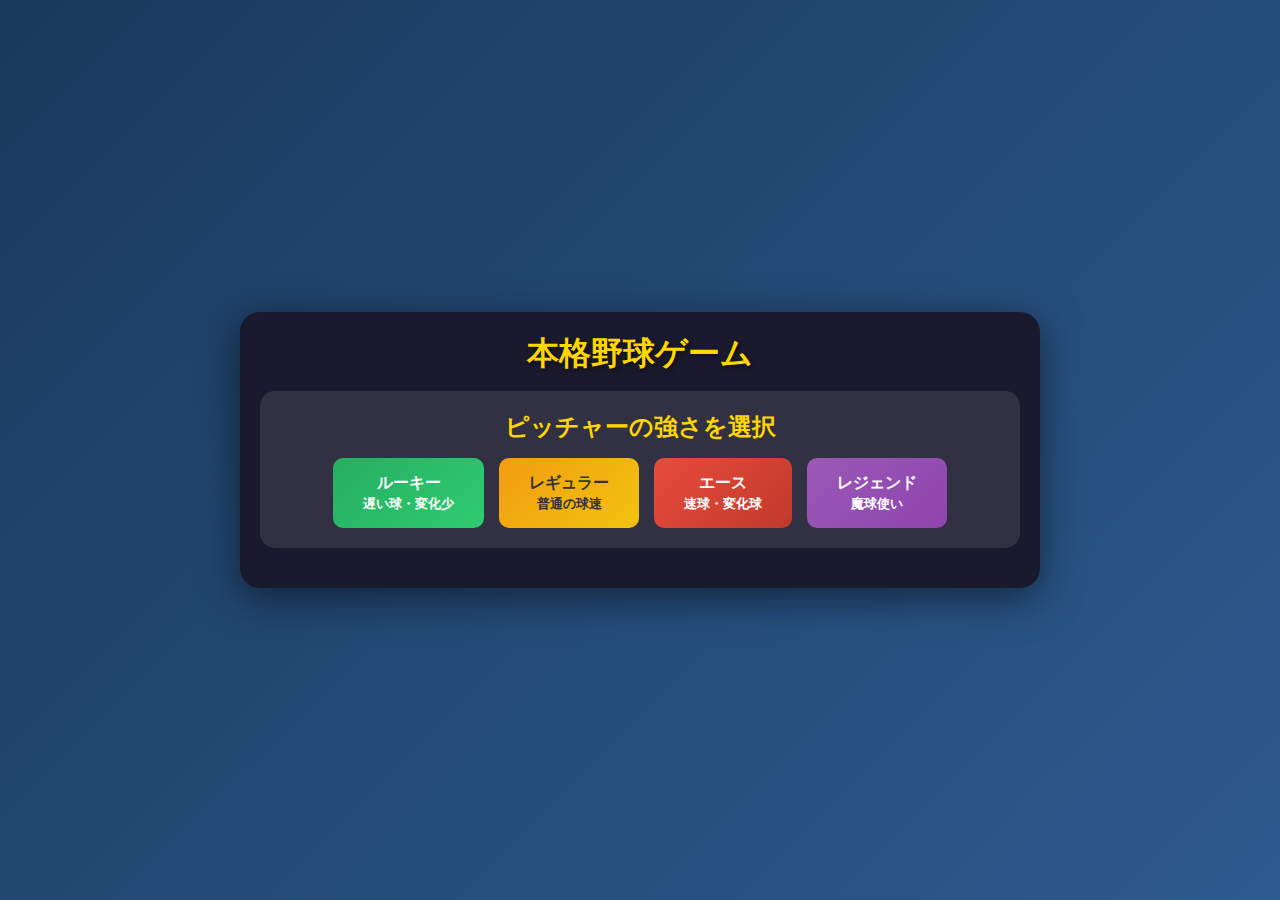
<file: index.html>
<!DOCTYPE html>
<html lang="ja">
<head>
    <meta charset="UTF-8">
    <meta name="viewport" content="width=device-width, initial-scale=1.0">
    <title>本格野球ゲーム</title>
    <style>
        * {
            margin: 0;
            padding: 0;
            box-sizing: border-box;
            user-select: none;
        }
        body {
            font-family: 'Segoe UI', Arial, sans-serif;
            background: linear-gradient(135deg, #1a3a5c 0%, #2d5a8f 100%);
            min-height: 100vh;
            display: flex;
            justify-content: center;
            align-items: center;
            padding: 10px;
        }
        .game-container {
            background: #1a1a2e;
            border-radius: 20px;
            padding: 20px;
            box-shadow: 0 10px 40px rgba(0,0,0,0.5);
            text-align: center;
            max-width: 800px;
            width: 100%;
            color: #fff;
        }
        h1 {
            color: #ffd700;
            margin-bottom: 15px;
            text-shadow: 2px 2px 4px rgba(0,0,0,0.5);
        }

        /* 設定画面 */
        .settings {
            background: rgba(255,255,255,0.1);
            padding: 20px;
            border-radius: 15px;
            margin-bottom: 20px;
        }
        .settings h2 {
            margin-bottom: 15px;
            color: #ffd700;
        }
        .difficulty-buttons {
            display: flex;
            justify-content: center;
            gap: 15px;
            flex-wrap: wrap;
        }
        .diff-btn {
            padding: 15px 30px;
            font-size: 16px;
            border: none;
            border-radius: 10px;
            cursor: pointer;
            transition: all 0.3s;
            font-weight: bold;
        }
        .diff-btn.easy {
            background: linear-gradient(135deg, #27ae60, #2ecc71);
            color: white;
        }
        .diff-btn.normal {
            background: linear-gradient(135deg, #f39c12, #f1c40f);
            color: #333;
        }
        .diff-btn.hard {
            background: linear-gradient(135deg, #e74c3c, #c0392b);
            color: white;
        }
        .diff-btn.legend {
            background: linear-gradient(135deg, #9b59b6, #8e44ad);
            color: white;
        }
        .diff-btn:hover {
            transform: scale(1.1);
            box-shadow: 0 5px 20px rgba(0,0,0,0.3);
        }

        /* スコアボード */
        .scoreboard {
            display: flex;
            justify-content: space-around;
            background: #000;
            color: #00ff00;
            padding: 15px;
            border-radius: 10px;
            margin-bottom: 15px;
            font-family: 'Courier New', monospace;
            border: 3px solid #333;
        }
        .score-item {
            text-align: center;
        }
        .score-item span {
            display: block;
            font-size: 11px;
            color: #888;
        }
        .score-item strong {
            font-size: 22px;
        }

        /* カウント */
        .count-display {
            display: flex;
            justify-content: center;
            gap: 30px;
            margin: 10px 0;
            background: rgba(0,0,0,0.3);
            padding: 10px;
            border-radius: 10px;
        }
        .count-item {
            display: flex;
            align-items: center;
            gap: 8px;
        }
        .count-item label {
            font-weight: bold;
            width: 20px;
        }
        .count-dots {
            display: flex;
            gap: 5px;
        }
        .dot {
            width: 18px;
            height: 18px;
            border-radius: 50%;
            background: #333;
            border: 2px solid #555;
        }
        .dot.ball { background: #27ae60; border-color: #2ecc71; }
        .dot.strike { background: #e74c3c; border-color: #c0392b; }
        .dot.out { background: #f39c12; border-color: #e67e22; }

        /* フィールド */
        .field-container {
            position: relative;
            width: 100%;
            max-width: 600px;
            height: 400px;
            margin: 15px auto;
            background: linear-gradient(to bottom, #87CEEB 0%, #87CEEB 40%, #4a9f5a 40%);
            border-radius: 15px;
            overflow: hidden;
            border: 3px solid #333;
        }

        /* 外野 */
        .outfield {
            position: absolute;
            width: 100%;
            height: 60%;
            top: 0;
            background: #4a9f5a;
            border-bottom-left-radius: 100% 50%;
            border-bottom-right-radius: 100% 50%;
        }

        /* ダイヤモンド */
        .diamond {
            position: absolute;
            bottom: 20px;
            left: 50%;
            transform: translateX(-50%);
            width: 200px;
            height: 200px;
        }
        .base {
            position: absolute;
            width: 15px;
            height: 15px;
            background: #fff;
            transform: rotate(45deg);
        }
        .home-plate {
            bottom: 0;
            left: 50%;
            transform: translateX(-50%) rotate(45deg);
            width: 20px;
            height: 20px;
            background: #fff;
        }
        .first-base { right: 20px; bottom: 80px; }
        .second-base { left: 50%; bottom: 150px; transform: translateX(-50%) rotate(45deg); }
        .third-base { left: 20px; bottom: 80px; }

        /* ランナー */
        .runner {
            position: absolute;
            width: 14px;
            height: 14px;
            background: #ff6b6b;
            border-radius: 50%;
            border: 2px solid #fff;
            display: none;
            z-index: 10;
        }
        .runner.on-first { display: block; right: 15px; bottom: 85px; }
        .runner.on-second { display: block; left: 50%; bottom: 155px; transform: translateX(-50%); }
        .runner.on-third { display: block; left: 15px; bottom: 85px; }

        /* ピッチャー */
        .pitcher {
            position: absolute;
            bottom: 120px;
            left: 50%;
            transform: translateX(-50%);
            width: 25px;
            height: 25px;
            background: #3498db;
            border-radius: 50%;
            border: 3px solid #fff;
        }

        /* バッター */
        .batter {
            position: absolute;
            bottom: 15px;
            left: calc(50% + 25px);
            width: 20px;
            height: 35px;
            background: #e74c3c;
            border-radius: 5px 5px 0 0;
        }
        .bat {
            position: absolute;
            bottom: 25px;
            left: calc(50% + 50px);
            width: 6px;
            height: 45px;
            background: linear-gradient(to top, #8B4513, #D2691E);
            transform-origin: bottom left;
            border-radius: 3px;
            transition: transform 0.1s;
        }
        .bat.swing {
            animation: batSwing 0.25s ease-out;
        }
        @keyframes batSwing {
            0% { transform: rotate(0deg); }
            40% { transform: rotate(-120deg); }
            100% { transform: rotate(0deg); }
        }

        /* ボール */
        .ball {
            position: absolute;
            width: 12px;
            height: 12px;
            background: radial-gradient(circle at 30% 30%, #fff, #ccc);
            border-radius: 50%;
            display: none;
            z-index: 20;
            box-shadow: 0 2px 5px rgba(0,0,0,0.3);
        }

        /* 打球 */
        .hit-ball {
            position: absolute;
            width: 10px;
            height: 10px;
            background: #fff;
            border-radius: 50%;
            display: none;
            z-index: 25;
        }

        /* 野手 */
        .fielder {
            position: absolute;
            width: 18px;
            height: 18px;
            background: #3498db;
            border-radius: 50%;
            border: 2px solid #fff;
        }
        .fielder.lf { top: 80px; left: 80px; }
        .fielder.cf { top: 50px; left: 50%; transform: translateX(-50%); }
        .fielder.rf { top: 80px; right: 80px; }
        .fielder.ss { top: 180px; left: 180px; }
        .fielder.second-b { top: 180px; right: 180px; }
        .fielder.third-b { top: 220px; left: 120px; }
        .fielder.first-b { top: 220px; right: 120px; }
        .fielder.catcher-pos { bottom: 5px; left: 50%; transform: translateX(-50%); }

        .fielder.catching {
            animation: catchBall 0.3s ease-out;
        }
        @keyframes catchBall {
            0%, 100% { transform: scale(1); }
            50% { transform: scale(1.5); background: #f1c40f; }
        }

        /* ストライクゾーン */
        .strike-zone-container {
            position: absolute;
            bottom: 30px;
            left: 50%;
            transform: translateX(-50%);
            width: 100px;
            height: 120px;
        }
        .strike-zone {
            width: 80px;
            height: 100px;
            border: 3px solid rgba(255, 255, 255, 0.5);
            margin: 0 auto;
            position: relative;
            background: rgba(255,255,255,0.1);
        }
        .pitch-target {
            position: absolute;
            width: 20px;
            height: 20px;
            border: 3px solid #ff0;
            border-radius: 50%;
            transform: translate(-50%, -50%);
            display: none;
        }
        .swing-target {
            position: absolute;
            width: 30px;
            height: 30px;
            border: 3px solid #0ff;
            border-radius: 50%;
            transform: translate(-50%, -50%);
            display: none;
            pointer-events: none;
        }

        /* 球種表示 */
        .pitch-info {
            position: absolute;
            top: 10px;
            left: 50%;
            transform: translateX(-50%);
            background: rgba(0,0,0,0.8);
            color: #fff;
            padding: 8px 20px;
            border-radius: 20px;
            font-weight: bold;
            display: none;
        }

        /* 結果表示 */
        .result-display {
            position: absolute;
            top: 50%;
            left: 50%;
            transform: translate(-50%, -50%);
            font-size: 32px;
            font-weight: bold;
            color: #fff;
            text-shadow: 3px 3px 6px rgba(0,0,0,0.8);
            display: none;
            z-index: 100;
            background: rgba(0,0,0,0.7);
            padding: 15px 30px;
            border-radius: 15px;
        }
        .result-display.hit { color: #2ecc71; }
        .result-display.out { color: #e74c3c; }
        .result-display.homerun { color: #f1c40f; }
        .result-display.ball { color: #3498db; }
        .result-display.strike { color: #e67e22; }

        /* メッセージ */
        .message {
            font-size: 18px;
            min-height: 30px;
            margin: 10px 0;
            color: #ffd700;
        }

        /* コントロール */
        .controls {
            margin-top: 15px;
            display: flex;
            justify-content: center;
            gap: 15px;
            flex-wrap: wrap;
        }
        button {
            padding: 12px 30px;
            font-size: 16px;
            border: none;
            border-radius: 25px;
            cursor: pointer;
            transition: all 0.2s;
            font-weight: bold;
        }
        .ready-btn {
            background: linear-gradient(135deg, #e74c3c, #c0392b);
            color: white;
            font-size: 20px;
            padding: 15px 50px;
        }
        .ready-btn:hover:not(:disabled) {
            transform: scale(1.05);
            box-shadow: 0 5px 25px rgba(231, 76, 60, 0.5);
        }
        .ready-btn:disabled {
            background: #666;
            cursor: not-allowed;
        }
        .reset-btn {
            background: linear-gradient(135deg, #3498db, #2980b9);
            color: white;
        }
        .menu-btn {
            background: linear-gradient(135deg, #9b59b6, #8e44ad);
            color: white;
        }

        /* 操作説明 */
        .instructions {
            margin-top: 15px;
            padding: 15px;
            background: rgba(255,255,255,0.1);
            border-radius: 10px;
            font-size: 14px;
            color: #aaa;
        }
        .instructions strong {
            color: #ffd700;
        }

        /* 難易度表示 */
        .current-difficulty {
            position: absolute;
            top: 10px;
            right: 10px;
            background: rgba(0,0,0,0.7);
            padding: 5px 15px;
            border-radius: 15px;
            font-size: 14px;
        }

        /* 球速表示 */
        .speed-display {
            position: absolute;
            top: 10px;
            left: 10px;
            background: rgba(0,0,0,0.7);
            padding: 5px 15px;
            border-radius: 15px;
            font-size: 14px;
        }

        .game-screen {
            display: none;
        }
        .game-screen.active {
            display: block;
        }

        /* 守備結果の詳細 */
        .play-detail {
            font-size: 14px;
            color: #aaa;
            margin-top: 5px;
        }
    </style>
</head>
<body>
    <div class="game-container">
        <h1>本格野球ゲーム</h1>

        <!-- 設定画面 -->
        <div class="settings game-screen active" id="settingsScreen">
            <h2>ピッチャーの強さを選択</h2>
            <div class="difficulty-buttons">
                <button class="diff-btn easy" onclick="startGame('easy')">
                    ルーキー<br><small>遅い球・変化少</small>
                </button>
                <button class="diff-btn normal" onclick="startGame('normal')">
                    レギュラー<br><small>普通の球速</small>
                </button>
                <button class="diff-btn hard" onclick="startGame('hard')">
                    エース<br><small>速球・変化球</small>
                </button>
                <button class="diff-btn legend" onclick="startGame('legend')">
                    レジェンド<br><small>魔球使い</small>
                </button>
            </div>
        </div>

        <!-- ゲーム画面 -->
        <div class="game-screen" id="gameScreen">
            <div class="scoreboard">
                <div class="score-item">
                    <span>スコア</span>
                    <strong id="score">0</strong>
                </div>
                <div class="score-item">
                    <span>イニング</span>
                    <strong id="inning">1</strong>
                </div>
                <div class="score-item">
                    <span>ヒット</span>
                    <strong id="hits">0</strong>
                </div>
            </div>

            <div class="count-display">
                <div class="count-item">
                    <label>B</label>
                    <div class="count-dots" id="ballDots">
                        <div class="dot"></div>
                        <div class="dot"></div>
                        <div class="dot"></div>
                    </div>
                </div>
                <div class="count-item">
                    <label>S</label>
                    <div class="count-dots" id="strikeDots">
                        <div class="dot"></div>
                        <div class="dot"></div>
                    </div>
                </div>
                <div class="count-item">
                    <label>O</label>
                    <div class="count-dots" id="outDots">
                        <div class="dot"></div>
                        <div class="dot"></div>
                    </div>
                </div>
            </div>

            <div class="field-container" id="field">
                <div class="outfield"></div>

                <!-- 野手 -->
                <div class="fielder lf" id="lf"></div>
                <div class="fielder cf" id="cf"></div>
                <div class="fielder rf" id="rf"></div>
                <div class="fielder ss" id="ss"></div>
                <div class="fielder second-b" id="second-b"></div>
                <div class="fielder third-b" id="third-b"></div>
                <div class="fielder first-b" id="first-b"></div>
                <div class="fielder catcher-pos" id="catcher"></div>

                <div class="diamond">
                    <div class="base home-plate"></div>
                    <div class="base first-base"></div>
                    <div class="base second-base"></div>
                    <div class="base third-base"></div>
                    <div class="runner" id="runner1"></div>
                    <div class="runner" id="runner2"></div>
                    <div class="runner" id="runner3"></div>
                </div>

                <div class="pitcher" id="pitcher"></div>
                <div class="batter"></div>
                <div class="bat" id="bat"></div>

                <div class="strike-zone-container" id="szContainer">
                    <div class="strike-zone" id="strikeZone">
                        <div class="pitch-target" id="pitchTarget"></div>
                        <div class="swing-target" id="swingTarget"></div>
                    </div>
                </div>

                <div class="ball" id="ball"></div>
                <div class="hit-ball" id="hitBall"></div>

                <div class="pitch-info" id="pitchInfo"></div>
                <div class="speed-display" id="speedDisplay"></div>
                <div class="current-difficulty" id="diffDisplay"></div>
                <div class="result-display" id="resultDisplay"></div>
            </div>

            <div class="message" id="message">「構える」を押して投球を待て!</div>
            <div class="play-detail" id="playDetail"></div>

            <div class="controls">
                <button class="ready-btn" id="readyBtn" onclick="readyToBat()">構える</button>
                <button class="reset-btn" onclick="resetGame()">リセット</button>
                <button class="menu-btn" onclick="backToMenu()">メニュー</button>
            </div>

            <div class="instructions">
                <strong>操作方法:</strong> 「構える」→ ボールが来たら <strong>クリック/タップ</strong> でスイング!<br>
                タイミングと位置を合わせてヒットを狙え!
            </div>
        </div>
    </div>

    <script>
        // ゲーム状態
        let gameState = {
            score: 0,
            hits: 0,
            outs: 0,
            inning: 1,
            balls: 0,
            strikes: 0,
            bases: [false, false, false],
            difficulty: 'normal',
            isPlaying: false,
            isPitching: false,
            canSwing: false,
            gameOver: false
        };

        // 難易度設定
        const difficulties = {
            easy: {
                name: 'ルーキー',
                pitchSpeed: 2000,
                pitchTypes: ['ストレート', 'スローボール'],
                accuracy: 0.8,
                catchRate: 0.3,
                speedRange: [110, 125]
            },
            normal: {
                name: 'レギュラー',
                pitchSpeed: 1500,
                pitchTypes: ['ストレート', 'カーブ', 'スライダー'],
                accuracy: 0.7,
                catchRate: 0.45,
                speedRange: [130, 145]
            },
            hard: {
                name: 'エース',
                pitchSpeed: 1000,
                pitchTypes: ['ストレート', 'カーブ', 'スライダー', 'フォーク', 'チェンジアップ'],
                accuracy: 0.6,
                catchRate: 0.55,
                speedRange: [145, 158]
            },
            legend: {
                name: 'レジェンド',
                pitchSpeed: 700,
                pitchTypes: ['剛速球', 'カーブ', '高速スライダー', 'フォーク', 'チェンジアップ', '魔球'],
                accuracy: 0.5,
                catchRate: 0.65,
                speedRange: [155, 170]
            }
        };

        let currentPitch = null;
        let pitchTimeout = null;
        let swingTimeout = null;

        // DOM要素
        const elements = {
            ball: document.getElementById('ball'),
            hitBall: document.getElementById('hitBall'),
            bat: document.getElementById('bat'),
            strikeZone: document.getElementById('strikeZone'),
            pitchTarget: document.getElementById('pitchTarget'),
            swingTarget: document.getElementById('swingTarget'),
            pitchInfo: document.getElementById('pitchInfo'),
            speedDisplay: document.getElementById('speedDisplay'),
            diffDisplay: document.getElementById('diffDisplay'),
            resultDisplay: document.getElementById('resultDisplay'),
            message: document.getElementById('message'),
            playDetail: document.getElementById('playDetail'),
            readyBtn: document.getElementById('readyBtn'),
            field: document.getElementById('field')
        };

        // ゲーム開始
        function startGame(difficulty) {
            gameState = {
                score: 0,
                hits: 0,
                outs: 0,
                inning: 1,
                balls: 0,
                strikes: 0,
                bases: [false, false, false],
                difficulty: difficulty,
                isPlaying: true,
                isPitching: false,
                canSwing: false,
                gameOver: false
            };

            document.getElementById('settingsScreen').classList.remove('active');
            document.getElementById('gameScreen').classList.add('active');

            elements.diffDisplay.textContent = difficulties[difficulty].name;
            updateDisplay();
            showMessage('「構える」を押して投球を待て!');
        }

        // メニューに戻る
        function backToMenu() {
            document.getElementById('gameScreen').classList.remove('active');
            document.getElementById('settingsScreen').classList.add('active');
            resetState();
        }

        // 構える
        function readyToBat() {
            if (gameState.isPitching || gameState.gameOver) return;

            elements.readyBtn.disabled = true;
            elements.readyBtn.textContent = '投球中...';
            showMessage('ボールを見極めろ!');
            elements.playDetail.textContent = '';

            // 少し待ってから投球
            const waitTime = 500 + Math.random() * 1000;
            setTimeout(() => {
                pitch();
            }, waitTime);
        }

        // 投球
        function pitch() {
            gameState.isPitching = true;

            const diff = difficulties[gameState.difficulty];

            // 球種を選択
            const pitchType = diff.pitchTypes[Math.floor(Math.random() * diff.pitchTypes.length)];
            const speed = diff.speedRange[0] + Math.floor(Math.random() * (diff.speedRange[1] - diff.speedRange[0]));

            // 投球位置を決定
            const isStrike = Math.random() < diff.accuracy;
            let targetX, targetY;

            if (isStrike) {
                // ストライクゾーン内
                targetX = 15 + Math.random() * 50;
                targetY = 15 + Math.random() * 70;
            } else {
                // ボールゾーン
                const side = Math.floor(Math.random() * 4);
                switch(side) {
                    case 0: targetX = -20 + Math.random() * 30; targetY = Math.random() * 100; break;
                    case 1: targetX = 70 + Math.random() * 30; targetY = Math.random() * 100; break;
                    case 2: targetX = Math.random() * 80; targetY = -20 + Math.random() * 25; break;
                    case 3: targetX = Math.random() * 80; targetY = 95 + Math.random() * 25; break;
                }
            }

            currentPitch = {
                type: pitchType,
                speed: speed,
                targetX: targetX,
                targetY: targetY,
                isStrike: isStrike,
                movement: getPitchMovement(pitchType)
            };

            // 球種表示
            elements.pitchInfo.textContent = pitchType;
            elements.pitchInfo.style.display = 'block';
            elements.speedDisplay.textContent = speed + ' km/h';

            // ボールを表示してアニメーション
            const ball = elements.ball;
            ball.style.display = 'block';
            ball.style.left = '50%';
            ball.style.bottom = '280px';
            ball.style.transform = 'translate(-50%, 0) scale(0.3)';

            gameState.canSwing = true;

            // ボールの移動アニメーション
            const startTime = Date.now();
            const duration = diff.pitchSpeed;

            function animatePitch() {
                const elapsed = Date.now() - startTime;
                const progress = Math.min(elapsed / duration, 1);

                // 変化球の動き
                const movement = currentPitch.movement;
                const moveX = movement.x * progress * progress;
                const moveY = movement.y * progress * progress;

                const startBottom = 280;
                const endBottom = 45;
                const currentBottom = startBottom - (startBottom - endBottom) * progress;

                const zoneWidth = 80;
                const zoneHeight = 100;
                const finalX = (currentPitch.targetX / 100) * zoneWidth - zoneWidth/2;
                const currentX = moveX + finalX * progress;

                const scale = 0.3 + 0.7 * progress;

                ball.style.bottom = currentBottom + 'px';
                ball.style.left = `calc(50% + ${currentX}px)`;
                ball.style.transform = `translate(-50%, 0) scale(${scale})`;

                if (progress < 1 && gameState.isPitching) {
                    requestAnimationFrame(animatePitch);
                } else if (progress >= 1) {
                    // 投球完了
                    pitchComplete();
                }
            }

            requestAnimationFrame(animatePitch);

            // スイング可能時間
            pitchTimeout = setTimeout(() => {
                if (gameState.canSwing) {
                    gameState.canSwing = false;
                }
            }, duration);
        }

        // 球種による変化量
        function getPitchMovement(type) {
            switch(type) {
                case 'ストレート':
                case '剛速球':
                    return { x: 0, y: 0 };
                case 'カーブ':
                    return { x: -30 + Math.random() * 10, y: 20 };
                case 'スライダー':
                case '高速スライダー':
                    return { x: 25 + Math.random() * 15, y: 5 };
                case 'フォーク':
                    return { x: 0, y: 30 + Math.random() * 10 };
                case 'チェンジアップ':
                    return { x: -10 + Math.random() * 20, y: 15 };
                case 'スローボール':
                    return { x: 0, y: 5 };
                case '魔球':
                    return { x: -40 + Math.random() * 80, y: -20 + Math.random() * 50 };
                default:
                    return { x: 0, y: 0 };
            }
        }

        // 投球完了（振らなかった場合）
        function pitchComplete() {
            if (!gameState.isPitching) return;

            gameState.canSwing = false;
            elements.ball.style.display = 'none';

            if (currentPitch.isStrike) {
                // 見逃しストライク
                gameState.strikes++;
                if (gameState.strikes >= 3) {
                    showResult('三振!', 'strike');
                    showPlayDetail('見逃し三振');
                    recordOut();
                } else {
                    showResult('ストライク!', 'strike');
                    showPlayDetail('見逃し');
                }
            } else {
                // ボール
                gameState.balls++;
                if (gameState.balls >= 4) {
                    showResult('フォアボール!', 'ball');
                    showPlayDetail('四球で出塁');
                    walkBatter();
                } else {
                    showResult('ボール!', 'ball');
                    showPlayDetail('ボール球');
                }
            }

            finishPitch();
        }

        // スイング処理
        function handleSwing(e) {
            if (!gameState.canSwing || !gameState.isPitching) return;

            gameState.canSwing = false;
            clearTimeout(pitchTimeout);

            // バットを振る
            elements.bat.classList.add('swing');
            setTimeout(() => elements.bat.classList.remove('swing'), 250);

            // クリック位置を取得
            const rect = elements.strikeZone.getBoundingClientRect();
            const clickX = ((e.clientX - rect.left) / rect.width) * 100;
            const clickY = ((e.clientY - rect.top) / rect.height) * 100;

            // スイング位置表示
            elements.swingTarget.style.left = clickX + '%';
            elements.swingTarget.style.top = clickY + '%';
            elements.swingTarget.style.display = 'block';
            setTimeout(() => elements.swingTarget.style.display = 'none', 500);

            // 当たり判定
            const targetX = currentPitch.targetX;
            const targetY = currentPitch.targetY;

            const distance = Math.sqrt(
                Math.pow(clickX - targetX, 2) +
                Math.pow(clickY - targetY, 2)
            );

            elements.ball.style.display = 'none';

            // 結果判定
            if (distance < 20) {
                // ジャストミート
                handleHit(distance, clickX, clickY);
            } else if (distance < 35) {
                // かすった
                handleFoulOrWeakHit(distance);
            } else {
                // 空振り
                handleMiss();
            }

            finishPitch();
        }

        // ヒット処理
        function handleHit(distance, clickX, clickY) {
            const diff = difficulties[gameState.difficulty];
            const power = 1 - (distance / 20);
            const angle = Math.atan2(50 - clickY, clickX - 50);

            // 打球の方向と強さ
            const hitPower = 0.5 + power * 0.5 + Math.random() * 0.3;

            // 打球アニメーション
            showHitBall(angle, hitPower);

            // 守備判定
            setTimeout(() => {
                const catchChance = diff.catchRate * (1 - hitPower * 0.5);
                const isCaught = Math.random() < catchChance;

                if (hitPower > 0.9 && Math.random() < 0.3) {
                    // ホームラン
                    showResult('ホームラン!!', 'homerun');
                    const runs = advanceRunners(4) + 1;
                    gameState.score += runs;
                    gameState.hits++;
                    showPlayDetail(`打球はスタンドへ! ${runs}点!`);
                    resetCount();
                } else if (isCaught) {
                    // 守備にキャッチされた
                    const fielder = getFielderForAngle(angle, hitPower);
                    showFielderCatch(fielder);
                    showResult('アウト!', 'out');
                    showPlayDetail(`${fielder}がキャッチ!`);
                    recordOut();
                } else {
                    // ヒット
                    const hitType = getHitType(hitPower);
                    showResult(hitType.name + '!', 'hit');
                    const runs = advanceRunners(hitType.bases);
                    if (hitType.bases === 1) gameState.bases[0] = true;
                    else if (hitType.bases === 2) gameState.bases[1] = true;
                    else if (hitType.bases === 3) gameState.bases[2] = true;

                    gameState.score += runs;
                    gameState.hits++;

                    const detail = runs > 0 ? `${hitType.name}! ${runs}点追加!` : `${hitType.name}で出塁!`;
                    showPlayDetail(detail);
                    resetCount();
                }

                updateDisplay();
            }, 800);
        }

        // ヒットの種類
        function getHitType(power) {
            if (power > 0.85) return { name: '三塁打', bases: 3 };
            if (power > 0.7) return { name: '二塁打', bases: 2 };
            return { name: 'ヒット', bases: 1 };
        }

        // 野手の名前
        function getFielderForAngle(angle, power) {
            const deg = angle * 180 / Math.PI;
            if (power > 0.6) {
                if (deg < -30) return 'ライト';
                if (deg > 30) return 'レフト';
                return 'センター';
            } else {
                if (deg < -20) return 'ファースト';
                if (deg > 20) return 'サード';
                if (deg < 0) return 'セカンド';
                return 'ショート';
            }
        }

        // 野手キャッチ演出
        function showFielderCatch(fielder) {
            const fielderMap = {
                'レフト': 'lf', 'センター': 'cf', 'ライト': 'rf',
                'ショート': 'ss', 'セカンド': 'second-b',
                'サード': 'third-b', 'ファースト': 'first-b'
            };
            const el = document.getElementById(fielderMap[fielder]);
            if (el) {
                el.classList.add('catching');
                setTimeout(() => el.classList.remove('catching'), 500);
            }
        }

        // 打球アニメーション
        function showHitBall(angle, power) {
            const ball = elements.hitBall;
            ball.style.display = 'block';
            ball.style.left = '50%';
            ball.style.bottom = '50px';

            const distance = 100 + power * 200;
            const endX = Math.cos(angle) * distance;
            const endY = Math.sin(angle) * distance;

            ball.animate([
                { left: '50%', bottom: '50px', transform: 'scale(1)' },
                { left: `calc(50% + ${endX}px)`, bottom: `${50 + endY}px`, transform: 'scale(0.3)' }
            ], {
                duration: 600,
                easing: 'ease-out'
            });

            setTimeout(() => ball.style.display = 'none', 600);
        }

        // ファウル/弱い当たり
        function handleFoulOrWeakHit(distance) {
            if (Math.random() < 0.6) {
                // ファウル
                if (gameState.strikes < 2) {
                    gameState.strikes++;
                }
                showResult('ファウル!', 'strike');
                showPlayDetail('ファウルボール');
            } else {
                // 弱いゴロ→アウト
                const fielder = ['ピッチャー', 'キャッチャー', 'ファースト'][Math.floor(Math.random() * 3)];
                showResult('アウト!', 'out');
                showPlayDetail(`${fielder}ゴロ`);
                recordOut();
            }
        }

        // 空振り
        function handleMiss() {
            gameState.strikes++;
            if (gameState.strikes >= 3) {
                showResult('三振!', 'strike');
                showPlayDetail('空振り三振!');
                recordOut();
            } else {
                showResult('空振り!', 'strike');
                showPlayDetail('空振り');
            }
        }

        // 投球終了
        function finishPitch() {
            gameState.isPitching = false;
            elements.pitchInfo.style.display = 'none';

            updateDisplay();

            setTimeout(() => {
                if (!gameState.gameOver) {
                    elements.readyBtn.disabled = false;
                    elements.readyBtn.textContent = '構える';
                    elements.resultDisplay.style.display = 'none';
                    showMessage('「構える」を押して次の投球を待て!');
                }
            }, 1500);
        }

        // 結果表示
        function showResult(text, type) {
            elements.resultDisplay.textContent = text;
            elements.resultDisplay.className = 'result-display ' + type;
            elements.resultDisplay.style.display = 'block';
        }

        // プレイ詳細
        function showPlayDetail(text) {
            elements.playDetail.textContent = text;
        }

        // メッセージ
        function showMessage(text) {
            elements.message.textContent = text;
        }

        // ランナー進塁
        function advanceRunners(bases) {
            let runs = 0;
            for (let i = 0; i < bases; i++) {
                if (gameState.bases[2]) { runs++; gameState.bases[2] = false; }
                if (gameState.bases[1]) { gameState.bases[2] = true; gameState.bases[1] = false; }
                if (gameState.bases[0]) { gameState.bases[1] = true; gameState.bases[0] = false; }
            }
            return runs;
        }

        // 四球
        function walkBatter() {
            let runs = 0;
            if (gameState.bases[0] && gameState.bases[1] && gameState.bases[2]) {
                runs = 1;
            } else if (gameState.bases[0] && gameState.bases[1]) {
                gameState.bases[2] = true;
            } else if (gameState.bases[0]) {
                gameState.bases[1] = true;
            }
            gameState.bases[0] = true;
            gameState.score += runs;
            resetCount();
            updateDisplay();
        }

        // カウントリセット
        function resetCount() {
            gameState.balls = 0;
            gameState.strikes = 0;
        }

        // アウト記録
        function recordOut() {
            gameState.outs++;
            resetCount();

            if (gameState.outs >= 3) {
                gameState.outs = 0;
                gameState.bases = [false, false, false];
                gameState.inning++;

                if (gameState.inning > 9) {
                    gameState.gameOver = true;
                    showMessage(`ゲーム終了! 最終スコア: ${gameState.score}点 (${gameState.hits}安打)`);
                    elements.readyBtn.disabled = true;
                    elements.readyBtn.textContent = 'ゲーム終了';
                } else {
                    showMessage(`${gameState.inning}回の攻撃!`);
                }
            }
            updateDisplay();
        }

        // 表示更新
        function updateDisplay() {
            document.getElementById('score').textContent = gameState.score;
            document.getElementById('hits').textContent = gameState.hits;
            document.getElementById('inning').textContent = gameState.inning;

            // カウント
            const ballDots = document.getElementById('ballDots').children;
            const strikeDots = document.getElementById('strikeDots').children;
            const outDots = document.getElementById('outDots').children;

            for (let i = 0; i < 3; i++) {
                ballDots[i].className = i < gameState.balls ? 'dot ball' : 'dot';
            }
            for (let i = 0; i < 2; i++) {
                strikeDots[i].className = i < gameState.strikes ? 'dot strike' : 'dot';
            }
            for (let i = 0; i < 2; i++) {
                outDots[i].className = i < gameState.outs ? 'dot out' : 'dot';
            }

            // ランナー
            document.getElementById('runner1').className = gameState.bases[0] ? 'runner on-first' : 'runner';
            document.getElementById('runner2').className = gameState.bases[1] ? 'runner on-second' : 'runner';
            document.getElementById('runner3').className = gameState.bases[2] ? 'runner on-third' : 'runner';
        }

        // リセット
        function resetGame() {
            resetState();
            startGame(gameState.difficulty || 'normal');
        }

        function resetState() {
            clearTimeout(pitchTimeout);
            clearTimeout(swingTimeout);
            elements.ball.style.display = 'none';
            elements.hitBall.style.display = 'none';
            elements.resultDisplay.style.display = 'none';
            elements.pitchInfo.style.display = 'none';
        }

        // イベントリスナー
        elements.field.addEventListener('click', handleSwing);
        elements.field.addEventListener('touchstart', (e) => {
            e.preventDefault();
            const touch = e.touches[0];
            handleSwing({ clientX: touch.clientX, clientY: touch.clientY });
        });
    </script>
</body>
</html>
</file>
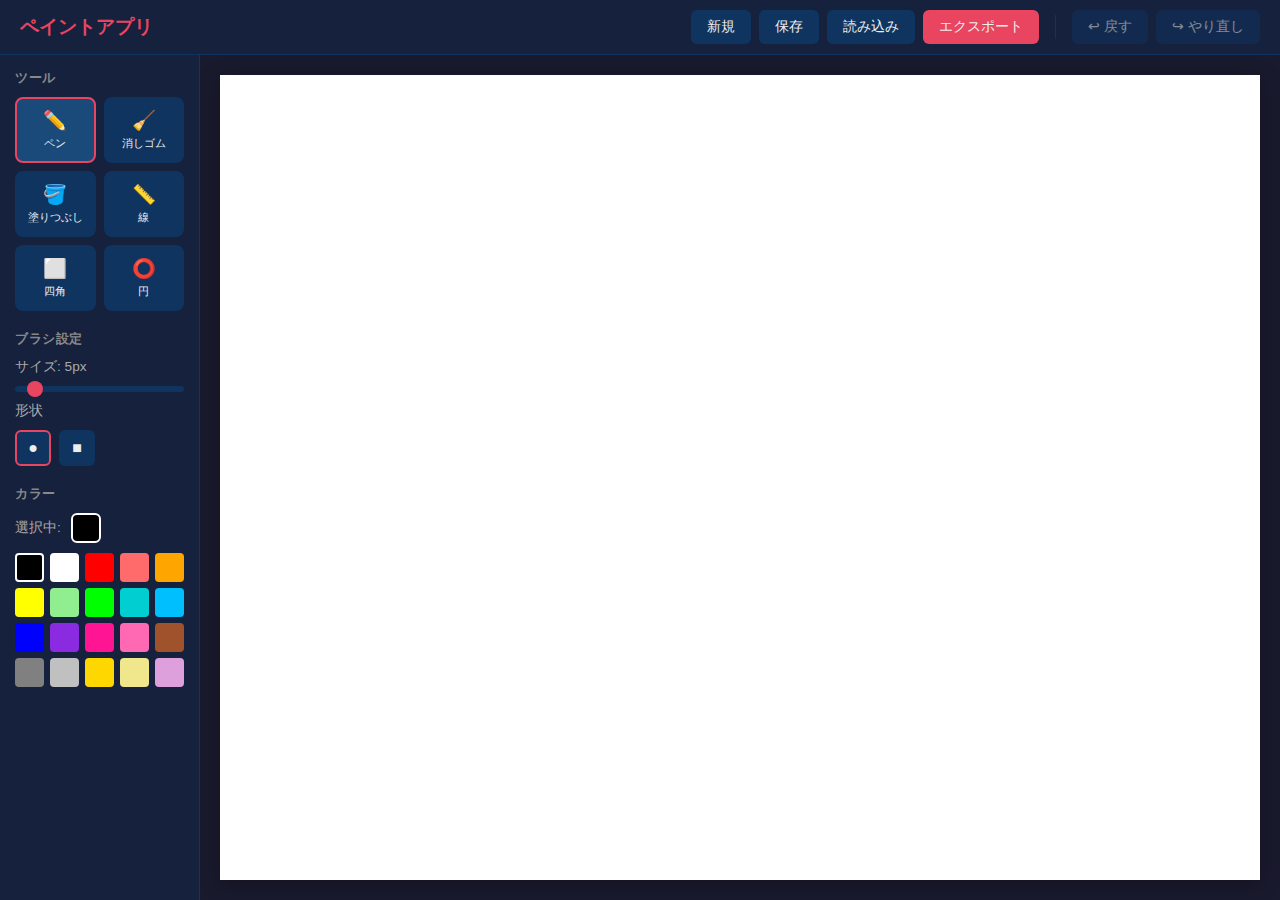
<file: paint-app/index.html>
<!DOCTYPE html>
<html lang="ja">
<head>
    <meta charset="UTF-8">
    <meta name="viewport" content="width=device-width, initial-scale=1.0">
    <title>ペイントアプリ</title>
    <link rel="stylesheet" href="style.css">
</head>
<body>
    <div class="app-container">
        <!-- ヘッダー -->
        <header class="header">
            <h1 class="header-title">ペイントアプリ</h1>
            <div class="header-actions">
                <button id="btn-new" class="btn">新規</button>
                <button id="btn-save" class="btn">保存</button>
                <button id="btn-load" class="btn">読み込み</button>
                <button id="btn-export" class="btn btn-primary">エクスポート</button>
                <input type="file" id="file-input" accept=".paint" style="display: none;">
                <div class="header-divider"></div>
                <button id="btn-undo" class="btn" title="元に戻す (Ctrl+Z)">↩ 戻す</button>
                <button id="btn-redo" class="btn" title="やり直し (Ctrl+Y)">↪ やり直し</button>
            </div>
        </header>

        <div class="main-content">
            <!-- サイドバー -->
            <aside class="sidebar">
                <!-- ツール選択 -->
                <section class="sidebar-section">
                    <h3 class="section-title">ツール</h3>
                    <div class="tool-grid">
                        <button class="tool-btn active" data-tool="pen" title="ペン">
                            <span class="tool-icon">✏️</span>
                            <span class="tool-label">ペン</span>
                        </button>
                        <button class="tool-btn" data-tool="eraser" title="消しゴム">
                            <span class="tool-icon">🧹</span>
                            <span class="tool-label">消しゴム</span>
                        </button>
                        <button class="tool-btn" data-tool="fill" title="塗りつぶし">
                            <span class="tool-icon">🪣</span>
                            <span class="tool-label">塗りつぶし</span>
                        </button>
                        <button class="tool-btn" data-tool="line" title="線">
                            <span class="tool-icon">📏</span>
                            <span class="tool-label">線</span>
                        </button>
                        <button class="tool-btn" data-tool="rect" title="四角形">
                            <span class="tool-icon">⬜</span>
                            <span class="tool-label">四角</span>
                        </button>
                        <button class="tool-btn" data-tool="circle" title="円">
                            <span class="tool-icon">⭕</span>
                            <span class="tool-label">円</span>
                        </button>
                    </div>
                </section>

                <!-- ブラシ設定 -->
                <section class="sidebar-section">
                    <h3 class="section-title">ブラシ設定</h3>
                    <div class="brush-settings">
                        <label class="setting-label">
                            サイズ: <span id="brush-size-value">5</span>px
                        </label>
                        <input type="range" id="brush-size" min="1" max="50" value="5" class="slider">

                        <label class="setting-label">形状</label>
                        <div class="shape-buttons">
                            <button class="shape-btn active" data-shape="round" title="丸">●</button>
                            <button class="shape-btn" data-shape="square" title="四角">■</button>
                        </div>
                    </div>
                </section>

                <!-- カラーパレット -->
                <section class="sidebar-section">
                    <h3 class="section-title">カラー</h3>
                    <div class="current-color-display">
                        <span>選択中:</span>
                        <div id="current-color" class="color-preview"></div>
                    </div>
                    <div class="color-palette" id="color-palette">
                        <!-- カラーパレットはJSで生成 -->
                    </div>
                </section>
            </aside>

            <!-- キャンバスエリア -->
            <main class="canvas-area">
                <canvas id="canvas"></canvas>
            </main>
        </div>
    </div>

    <script src="app.js"></script>
</body>
</html>
</file>
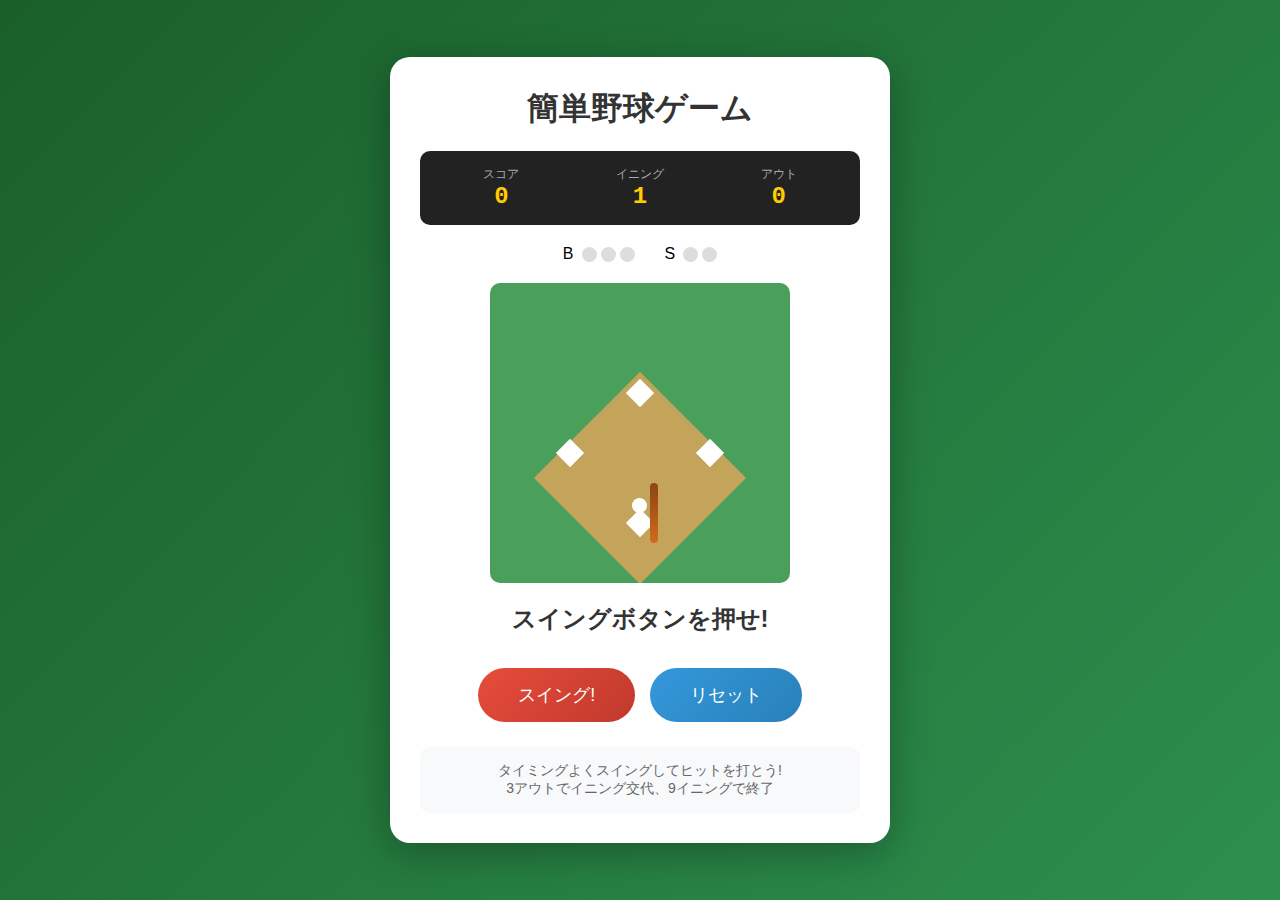
<file: baseball.html>
<!DOCTYPE html>
<html lang="ja">
<head>
    <meta charset="UTF-8">
    <meta name="viewport" content="width=device-width, initial-scale=1.0">
    <title>簡単野球ゲーム</title>
    <style>
        * {
            margin: 0;
            padding: 0;
            box-sizing: border-box;
        }
        body {
            font-family: 'Segoe UI', Arial, sans-serif;
            background: linear-gradient(135deg, #1a5f2a 0%, #2d8f4e 100%);
            min-height: 100vh;
            display: flex;
            justify-content: center;
            align-items: center;
            padding: 20px;
        }
        .game-container {
            background: #fff;
            border-radius: 20px;
            padding: 30px;
            box-shadow: 0 10px 40px rgba(0,0,0,0.3);
            text-align: center;
            max-width: 500px;
            width: 100%;
        }
        h1 {
            color: #333;
            margin-bottom: 20px;
        }
        .scoreboard {
            display: flex;
            justify-content: space-around;
            background: #222;
            color: #ffcc00;
            padding: 15px;
            border-radius: 10px;
            margin-bottom: 20px;
            font-family: 'Courier New', monospace;
        }
        .score-item {
            text-align: center;
        }
        .score-item span {
            display: block;
            font-size: 12px;
            color: #aaa;
        }
        .score-item strong {
            font-size: 24px;
        }
        .field {
            position: relative;
            width: 300px;
            height: 300px;
            margin: 20px auto;
            background: #4a9f5a;
            border-radius: 10px;
            overflow: hidden;
        }
        .diamond {
            position: absolute;
            width: 150px;
            height: 150px;
            background: #c4a35a;
            transform: rotate(45deg);
            bottom: 30px;
            left: 75px;
        }
        .base {
            position: absolute;
            width: 20px;
            height: 20px;
            background: #fff;
            transform: rotate(45deg);
        }
        .home { bottom: 50px; left: 140px; }
        .first { bottom: 120px; right: 70px; }
        .second { bottom: 180px; left: 140px; }
        .third { bottom: 120px; left: 70px; }
        .runner {
            position: absolute;
            width: 16px;
            height: 16px;
            background: #ff4444;
            border-radius: 50%;
            transform: translate(-50%, -50%);
            display: none;
            border: 2px solid #fff;
        }
        .runner.on-first { bottom: 125px; right: 65px; display: block; }
        .runner.on-second { bottom: 185px; left: 148px; display: block; }
        .runner.on-third { bottom: 125px; left: 78px; display: block; }
        .ball {
            position: absolute;
            width: 15px;
            height: 15px;
            background: #fff;
            border-radius: 50%;
            bottom: 70px;
            left: 142px;
            transition: all 0.3s;
        }
        .ball.pitched {
            bottom: 200px;
            animation: pitch 0.5s ease-out;
        }
        @keyframes pitch {
            0% { bottom: 200px; transform: scale(0.5); }
            100% { bottom: 70px; transform: scale(1); }
        }
        .bat {
            position: absolute;
            width: 8px;
            height: 60px;
            background: linear-gradient(to bottom, #8B4513, #D2691E);
            bottom: 40px;
            left: 160px;
            transform-origin: bottom center;
            border-radius: 4px;
        }
        .bat.swing {
            animation: swing 0.3s ease-out;
        }
        @keyframes swing {
            0% { transform: rotate(0deg); }
            50% { transform: rotate(-90deg); }
            100% { transform: rotate(0deg); }
        }
        .message {
            font-size: 24px;
            font-weight: bold;
            color: #333;
            min-height: 40px;
            margin: 15px 0;
        }
        .message.hit { color: #2ecc71; }
        .message.out { color: #e74c3c; }
        .message.homerun { color: #f39c12; }
        .controls {
            margin-top: 20px;
        }
        button {
            padding: 15px 40px;
            font-size: 18px;
            border: none;
            border-radius: 50px;
            cursor: pointer;
            transition: all 0.2s;
            margin: 5px;
        }
        .swing-btn {
            background: linear-gradient(135deg, #e74c3c, #c0392b);
            color: white;
        }
        .swing-btn:hover {
            transform: scale(1.05);
            box-shadow: 0 5px 20px rgba(231, 76, 60, 0.4);
        }
        .swing-btn:disabled {
            background: #ccc;
            cursor: not-allowed;
            transform: none;
        }
        .reset-btn {
            background: linear-gradient(135deg, #3498db, #2980b9);
            color: white;
        }
        .reset-btn:hover {
            transform: scale(1.05);
        }
        .count {
            display: flex;
            justify-content: center;
            gap: 30px;
            margin: 15px 0;
        }
        .count-item {
            display: flex;
            align-items: center;
            gap: 8px;
        }
        .count-dots {
            display: flex;
            gap: 4px;
        }
        .dot {
            width: 15px;
            height: 15px;
            border-radius: 50%;
            background: #ddd;
        }
        .dot.active.ball { background: #27ae60; }
        .dot.active.strike { background: #e74c3c; }
        .instructions {
            margin-top: 20px;
            padding: 15px;
            background: #f8f9fa;
            border-radius: 10px;
            font-size: 14px;
            color: #666;
        }
    </style>
</head>
<body>
    <div class="game-container">
        <h1>簡単野球ゲーム</h1>

        <div class="scoreboard">
            <div class="score-item">
                <span>スコア</span>
                <strong id="score">0</strong>
            </div>
            <div class="score-item">
                <span>イニング</span>
                <strong id="inning">1</strong>
            </div>
            <div class="score-item">
                <span>アウト</span>
                <strong id="outs">0</strong>
            </div>
        </div>

        <div class="count">
            <div class="count-item">
                <span>B</span>
                <div class="count-dots" id="balls">
                    <div class="dot"></div>
                    <div class="dot"></div>
                    <div class="dot"></div>
                </div>
            </div>
            <div class="count-item">
                <span>S</span>
                <div class="count-dots" id="strikes">
                    <div class="dot"></div>
                    <div class="dot"></div>
                </div>
            </div>
        </div>

        <div class="field">
            <div class="diamond"></div>
            <div class="base home"></div>
            <div class="base first"></div>
            <div class="base second"></div>
            <div class="base third"></div>
            <div class="runner" id="runner1"></div>
            <div class="runner" id="runner2"></div>
            <div class="runner" id="runner3"></div>
            <div class="ball" id="ball"></div>
            <div class="bat" id="bat"></div>
        </div>

        <div class="message" id="message">スイングボタンを押せ!</div>

        <div class="controls">
            <button class="swing-btn" id="swingBtn" onclick="swing()">スイング!</button>
            <button class="reset-btn" onclick="resetGame()">リセット</button>
        </div>

        <div class="instructions">
            タイミングよくスイングしてヒットを打とう!<br>
            3アウトでイニング交代、9イニングで終了
        </div>
    </div>

    <script>
        let score = 0;
        let outs = 0;
        let inning = 1;
        let balls = 0;
        let strikes = 0;
        let bases = [false, false, false]; // 1塁, 2塁, 3塁
        let isSwinging = false;
        let gameOver = false;

        function updateDisplay() {
            document.getElementById('score').textContent = score;
            document.getElementById('outs').textContent = outs;
            document.getElementById('inning').textContent = inning;

            // ボールカウント表示
            const ballDots = document.getElementById('balls').children;
            const strikeDots = document.getElementById('strikes').children;

            for (let i = 0; i < 3; i++) {
                ballDots[i].className = i < balls ? 'dot active ball' : 'dot';
            }
            for (let i = 0; i < 2; i++) {
                strikeDots[i].className = i < strikes ? 'dot active strike' : 'dot';
            }

            // ランナー表示
            document.getElementById('runner1').className = bases[0] ? 'runner on-first' : 'runner';
            document.getElementById('runner2').className = bases[1] ? 'runner on-second' : 'runner';
            document.getElementById('runner3').className = bases[2] ? 'runner on-third' : 'runner';
        }

        function showMessage(text, type = '') {
            const msg = document.getElementById('message');
            msg.textContent = text;
            msg.className = 'message ' + type;
        }

        function advanceRunners(basesToAdvance) {
            let runsScored = 0;

            for (let i = 0; i < basesToAdvance; i++) {
                if (bases[2]) { // 3塁ランナーがホームイン
                    runsScored++;
                    bases[2] = false;
                }
                if (bases[1]) { // 2塁→3塁
                    bases[2] = true;
                    bases[1] = false;
                }
                if (bases[0]) { // 1塁→2塁
                    bases[1] = true;
                    bases[0] = false;
                }
            }

            return runsScored;
        }

        function swing() {
            if (isSwinging || gameOver) return;
            isSwinging = true;

            const btn = document.getElementById('swingBtn');
            btn.disabled = true;

            // バットを振るアニメーション
            const bat = document.getElementById('bat');
            bat.classList.add('swing');

            // ランダムな結果を決定
            const result = Math.random();

            setTimeout(() => {
                bat.classList.remove('swing');

                if (result < 0.15) {
                    // ホームラン (15%)
                    const runs = advanceRunners(4) + 1;
                    score += runs;
                    showMessage('ホームラン! +' + runs + '点!', 'homerun');
                    resetCount();
                } else if (result < 0.35) {
                    // ヒット (20%)
                    const runs = advanceRunners(1);
                    bases[0] = true;
                    score += runs;
                    if (runs > 0) {
                        showMessage('ヒット! +' + runs + '点!', 'hit');
                    } else {
                        showMessage('ヒット!', 'hit');
                    }
                    resetCount();
                } else if (result < 0.50) {
                    // 2塁打 (15%)
                    const runs = advanceRunners(2);
                    bases[1] = true;
                    score += runs;
                    if (runs > 0) {
                        showMessage('2塁打! +' + runs + '点!', 'hit');
                    } else {
                        showMessage('2塁打!', 'hit');
                    }
                    resetCount();
                } else if (result < 0.60) {
                    // 四球 (10%)
                    balls++;
                    if (balls >= 4) {
                        const runs = advanceRunnersForWalk();
                        score += runs;
                        if (runs > 0) {
                            showMessage('四球! +' + runs + '点!', 'hit');
                        } else {
                            showMessage('四球!', 'hit');
                        }
                        resetCount();
                    } else {
                        showMessage('ボール! B' + balls, '');
                    }
                } else if (result < 0.80) {
                    // ストライク (20%)
                    strikes++;
                    if (strikes >= 3) {
                        showMessage('三振! アウト!', 'out');
                        recordOut();
                    } else {
                        showMessage('ストライク! S' + strikes, '');
                    }
                } else {
                    // アウト (20%)
                    showMessage('アウト!', 'out');
                    recordOut();
                }

                updateDisplay();

                setTimeout(() => {
                    isSwinging = false;
                    btn.disabled = gameOver;
                    if (!gameOver) {
                        showMessage('スイングボタンを押せ!', '');
                    }
                }, 1000);
            }, 300);
        }

        function advanceRunnersForWalk() {
            let runs = 0;
            if (bases[0] && bases[1] && bases[2]) {
                runs = 1;
                // 満塁で押し出し
            } else if (bases[0] && bases[1]) {
                bases[2] = true;
            } else if (bases[0]) {
                bases[1] = true;
            }
            bases[0] = true;
            return runs;
        }

        function resetCount() {
            balls = 0;
            strikes = 0;
        }

        function recordOut() {
            outs++;
            resetCount();

            if (outs >= 3) {
                outs = 0;
                bases = [false, false, false];
                inning++;

                if (inning > 9) {
                    gameOver = true;
                    showMessage('ゲーム終了! 最終スコア: ' + score + '点', '');
                    document.getElementById('swingBtn').disabled = true;
                } else {
                    showMessage(inning + '回の攻撃!', '');
                }
            }
        }

        function resetGame() {
            score = 0;
            outs = 0;
            inning = 1;
            balls = 0;
            strikes = 0;
            bases = [false, false, false];
            isSwinging = false;
            gameOver = false;

            document.getElementById('swingBtn').disabled = false;
            showMessage('スイングボタンを押せ!', '');
            updateDisplay();
        }

        // 初期表示
        updateDisplay();
    </script>
</body>
</html>
</file>
<file: paint-app/style.css>
* {
    margin: 0;
    padding: 0;
    box-sizing: border-box;
}

body {
    font-family: -apple-system, BlinkMacSystemFont, 'Segoe UI', Roboto, sans-serif;
    background-color: #1a1a2e;
    color: #eee;
    overflow: hidden;
    height: 100vh;
}

.app-container {
    display: flex;
    flex-direction: column;
    height: 100vh;
}

/* ヘッダー */
.header {
    display: flex;
    align-items: center;
    justify-content: space-between;
    padding: 10px 20px;
    background-color: #16213e;
    border-bottom: 1px solid #0f3460;
}

.header-title {
    font-size: 1.2rem;
    font-weight: 600;
    color: #e94560;
}

.header-actions {
    display: flex;
    align-items: center;
    gap: 8px;
}

.header-divider {
    width: 1px;
    height: 24px;
    background-color: #0f3460;
    margin: 0 8px;
}

.btn {
    padding: 8px 16px;
    border: none;
    border-radius: 6px;
    background-color: #0f3460;
    color: #eee;
    cursor: pointer;
    font-size: 0.85rem;
    transition: background-color 0.2s;
}

.btn:hover {
    background-color: #1a4a7a;
}

.btn:disabled {
    opacity: 0.5;
    cursor: not-allowed;
}

.btn-primary {
    background-color: #e94560;
}

.btn-primary:hover {
    background-color: #ff6b6b;
}

/* メインコンテンツ */
.main-content {
    display: flex;
    flex: 1;
    overflow: hidden;
}

/* サイドバー */
.sidebar {
    width: 200px;
    background-color: #16213e;
    border-right: 1px solid #0f3460;
    padding: 15px;
    overflow-y: auto;
}

.sidebar-section {
    margin-bottom: 20px;
}

.section-title {
    font-size: 0.8rem;
    font-weight: 600;
    color: #888;
    text-transform: uppercase;
    margin-bottom: 10px;
    letter-spacing: 0.5px;
}

/* ツールグリッド */
.tool-grid {
    display: grid;
    grid-template-columns: repeat(2, 1fr);
    gap: 8px;
}

.tool-btn {
    display: flex;
    flex-direction: column;
    align-items: center;
    justify-content: center;
    padding: 10px 5px;
    border: 2px solid transparent;
    border-radius: 8px;
    background-color: #0f3460;
    color: #eee;
    cursor: pointer;
    transition: all 0.2s;
}

.tool-btn:hover {
    background-color: #1a4a7a;
}

.tool-btn.active {
    border-color: #e94560;
    background-color: #1a4a7a;
}

.tool-icon {
    font-size: 1.2rem;
    margin-bottom: 4px;
}

.tool-label {
    font-size: 0.7rem;
}

/* ブラシ設定 */
.brush-settings {
    display: flex;
    flex-direction: column;
    gap: 10px;
}

.setting-label {
    font-size: 0.85rem;
    color: #aaa;
}

.slider {
    width: 100%;
    height: 6px;
    border-radius: 3px;
    background: #0f3460;
    outline: none;
    -webkit-appearance: none;
}

.slider::-webkit-slider-thumb {
    -webkit-appearance: none;
    width: 16px;
    height: 16px;
    border-radius: 50%;
    background: #e94560;
    cursor: pointer;
}

.slider::-moz-range-thumb {
    width: 16px;
    height: 16px;
    border-radius: 50%;
    background: #e94560;
    cursor: pointer;
    border: none;
}

.shape-buttons {
    display: flex;
    gap: 8px;
}

.shape-btn {
    width: 36px;
    height: 36px;
    border: 2px solid transparent;
    border-radius: 6px;
    background-color: #0f3460;
    color: #eee;
    cursor: pointer;
    font-size: 1rem;
    transition: all 0.2s;
}

.shape-btn:hover {
    background-color: #1a4a7a;
}

.shape-btn.active {
    border-color: #e94560;
}

/* カラーパレット */
.current-color-display {
    display: flex;
    align-items: center;
    gap: 10px;
    margin-bottom: 10px;
    font-size: 0.85rem;
    color: #aaa;
}

.color-preview {
    width: 30px;
    height: 30px;
    border-radius: 6px;
    border: 2px solid #fff;
    background-color: #000;
}

.color-palette {
    display: grid;
    grid-template-columns: repeat(5, 1fr);
    gap: 6px;
}

.color-swatch {
    width: 100%;
    aspect-ratio: 1;
    border-radius: 4px;
    border: 2px solid transparent;
    cursor: pointer;
    transition: transform 0.1s, border-color 0.2s;
}

.color-swatch:hover {
    transform: scale(1.1);
}

.color-swatch.active {
    border-color: #fff;
}

/* キャンバスエリア */
.canvas-area {
    flex: 1;
    display: flex;
    align-items: center;
    justify-content: center;
    background-color: #1a1a2e;
    overflow: hidden;
}

#canvas {
    background-color: #fff;
    cursor: crosshair;
    box-shadow: 0 4px 20px rgba(0, 0, 0, 0.3);
}

/* レスポンシブ */
@media (max-width: 800px) {
    .sidebar {
        width: 160px;
        padding: 10px;
    }

    .tool-grid {
        grid-template-columns: repeat(2, 1fr);
    }

    .header-title {
        font-size: 1rem;
    }

    .btn {
        padding: 6px 12px;
        font-size: 0.8rem;
    }
}
</file>
